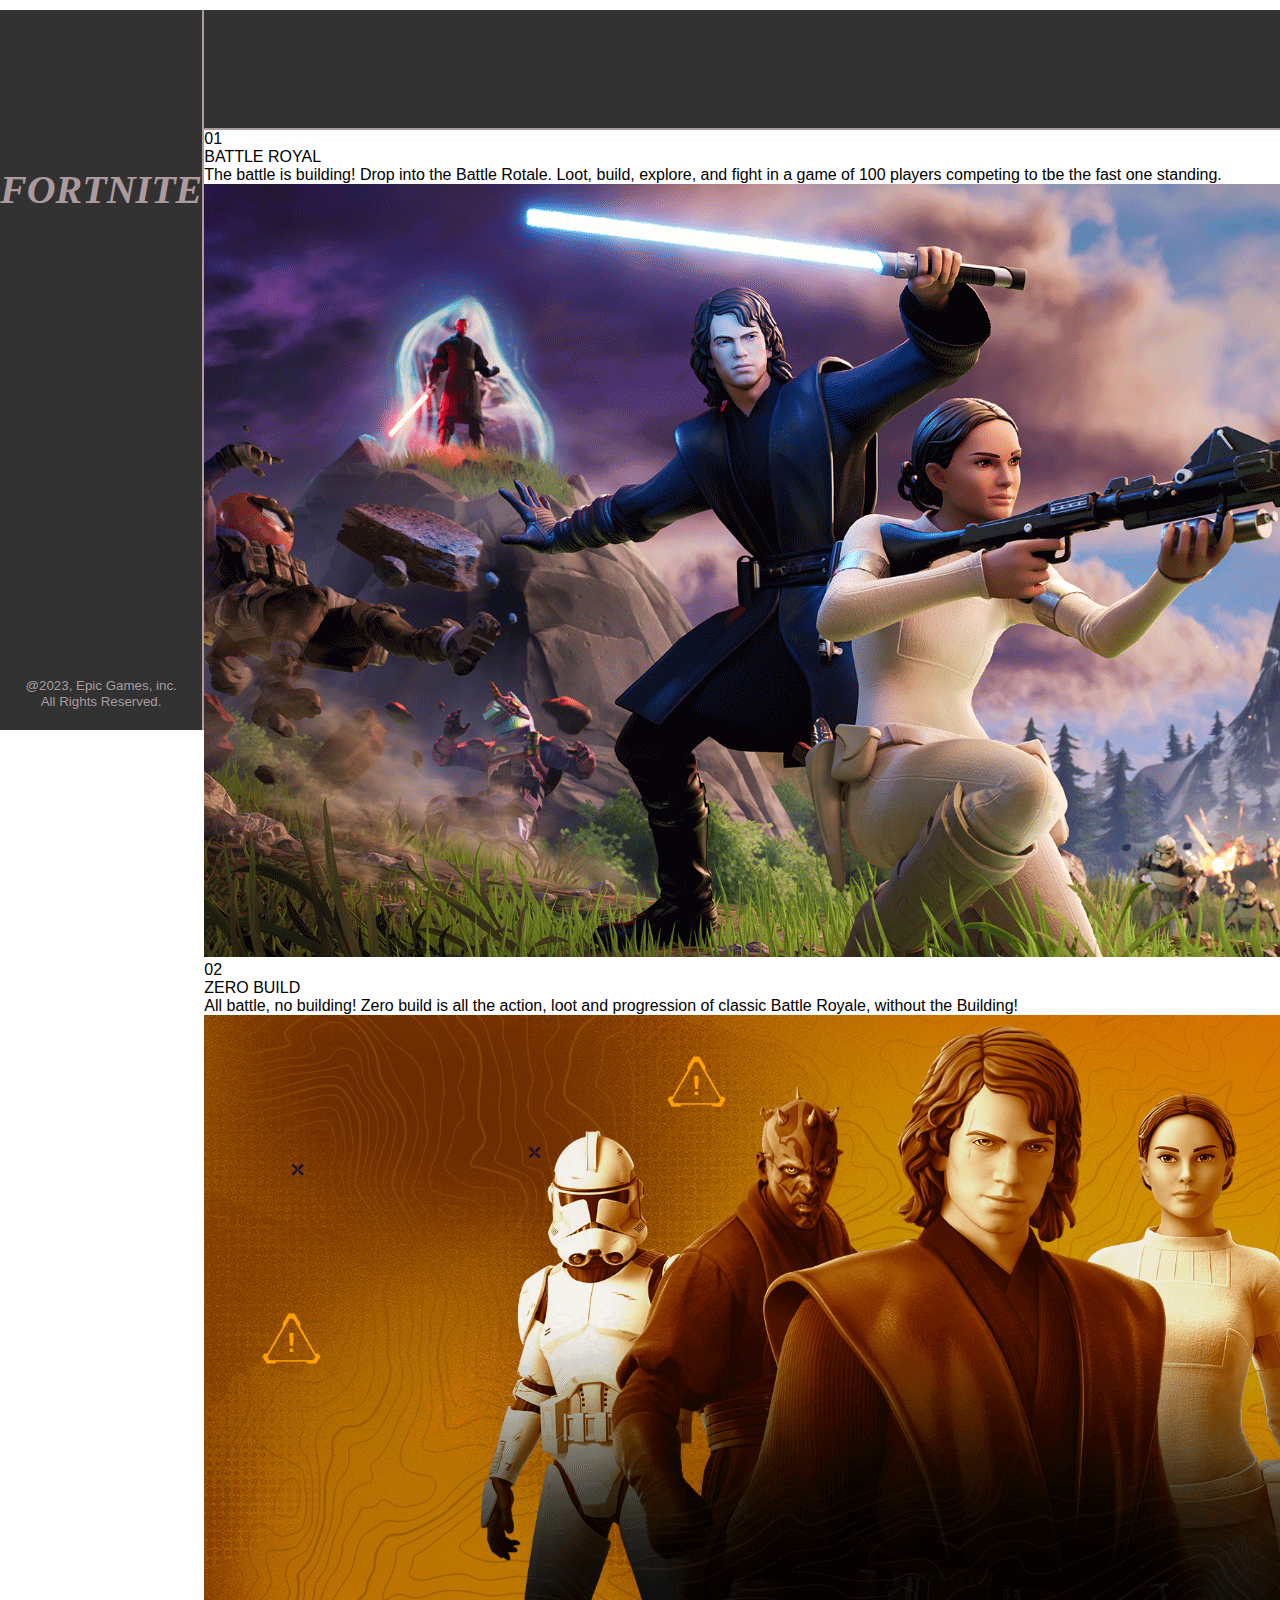
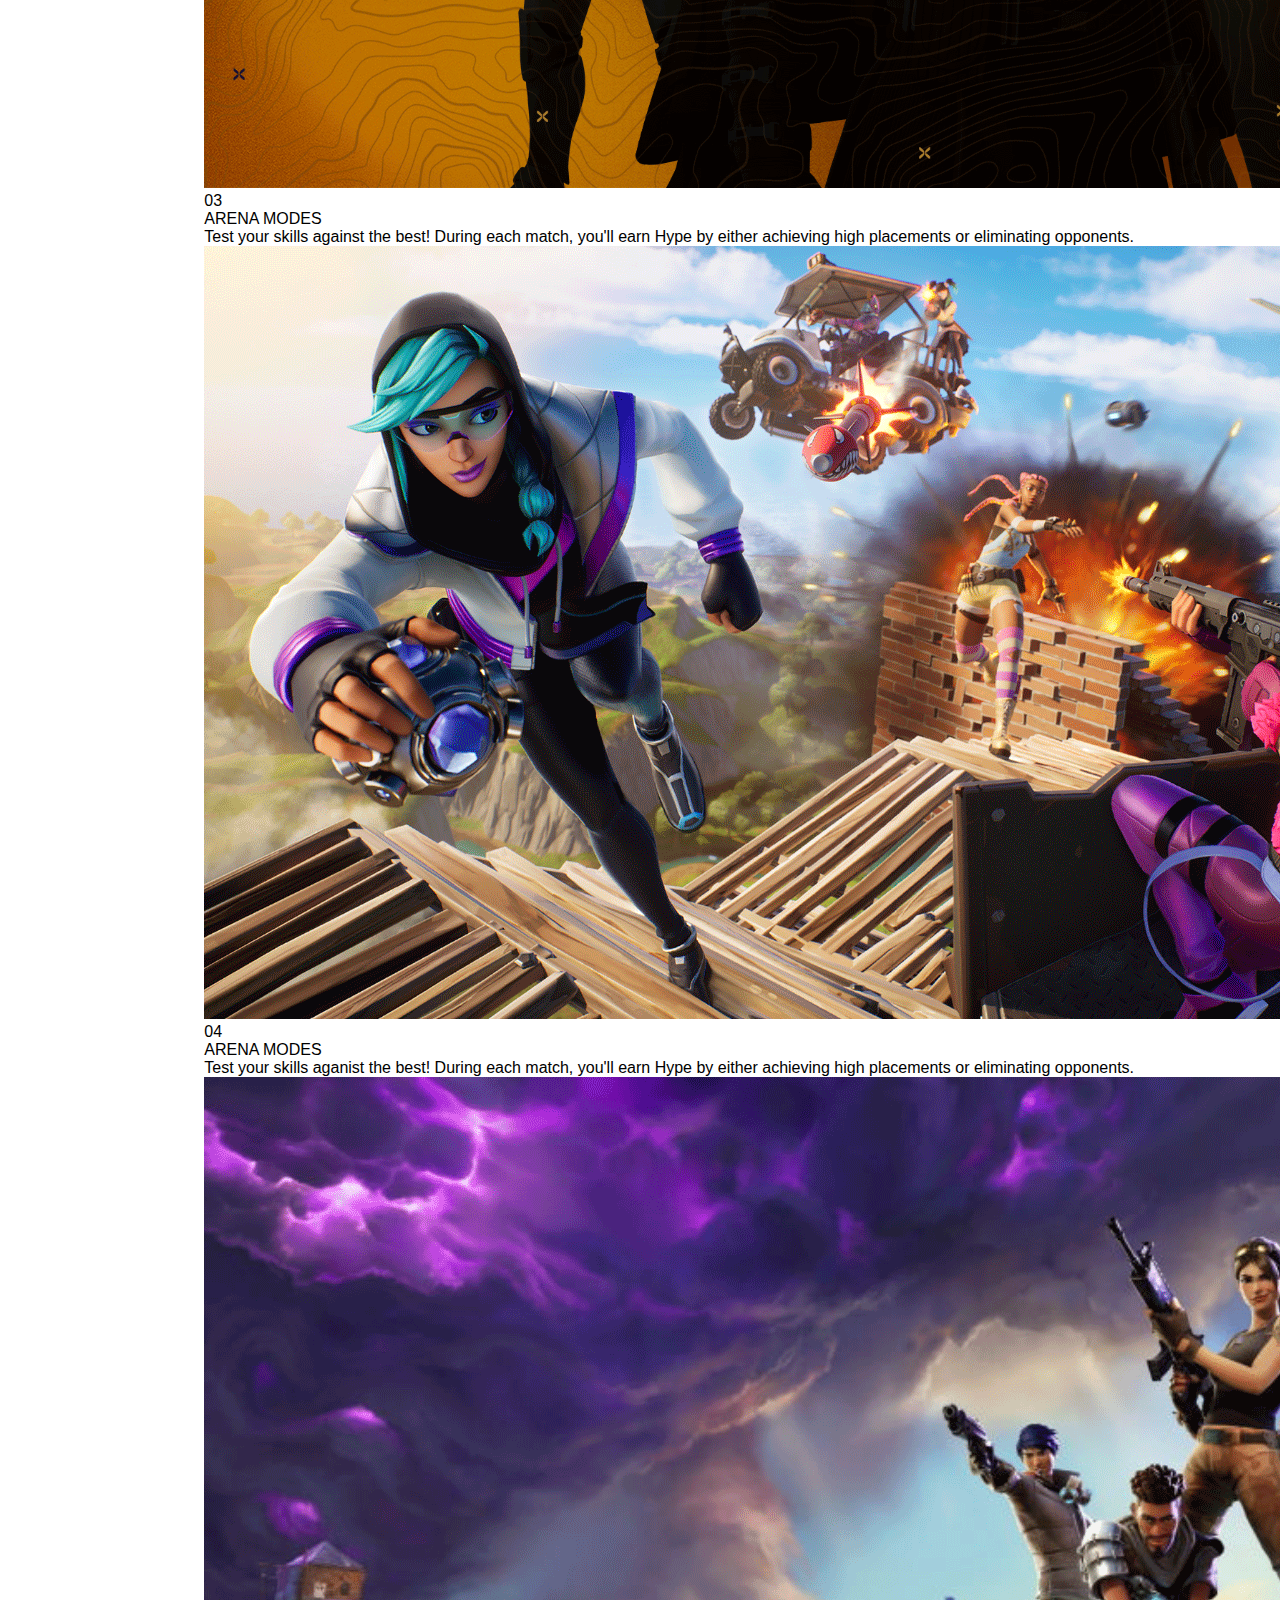
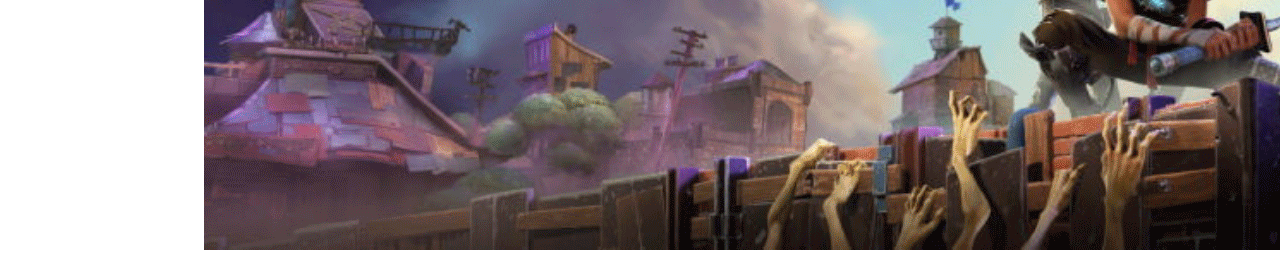
<file: index.html>
<!DOCTYPE html>
<html lang="ko">

<head>
    <meta charset="UTF-8">
    <meta name="viewport" content="width=device-width, initial-scale=1.0">
    <link rel="stylesheet" href="./css/index.css" />
    <title>Web 1-04</title>
</head>

<body>
    <section id="title_box">
        <div class="up">
            FORTNITE
        </div>
        <div class="down">
            @2023, Epic Games, inc.<br>
            All Rights Reserved.
        </div>

    </section>
    <main id="section_box">
        <nav>
            <img class="mail" src="./rsc/mail.png">
        </nav>
        <section id="content_box">
            <article>
                <p>01</p>
                <div>
                    <p>BATTLE ROYAL</p>
                    <p>
                        The battle is building!
                        Drop into the Battle Rotale.
                        Loot, build, explore, and fight in a game of 100 players competing to tbe the fast one standing.
                    </p>
                </div>
                <img src="./rsc/img1.png">
            </article>
            <article>
                <p>02</p>
                <div>
                    <p>ZERO BUILD</p>
                    <p>
                        All battle, no building!
                        Zero build is all the action, loot and progression of classic Battle Royale, without the
                        Building!
                    </p>
                </div>
                <img src="./rsc/img2.png">
            </article>

            <a href="character.html" style="text-decoration: none; color: inherit; display: block;">
                <article>
                    <p>03</p>
                    <div>
                        <p>ARENA MODES</p>
                        <p>
                            Test your skills against the best!
                            During each match, you'll earn Hype by either achieving high placements or eliminating
                            opponents.
                        </p>
                    </div>
                    <img src="./rsc/img3.png">
                </article>
            </a>

            <article>
                <p>04</p>
                <div>
                    <p>ARENA MODES</p>
                    <p>
                        Test your skills aganist the best!
                        During each match, you'll earn Hype by either achieving high placements or eliminating
                        opponents.
                    </p>
                </div>
                <img src="./rsc/img4.png">
            </article>
        </section>
    </main>

</body>

</html>
</file>
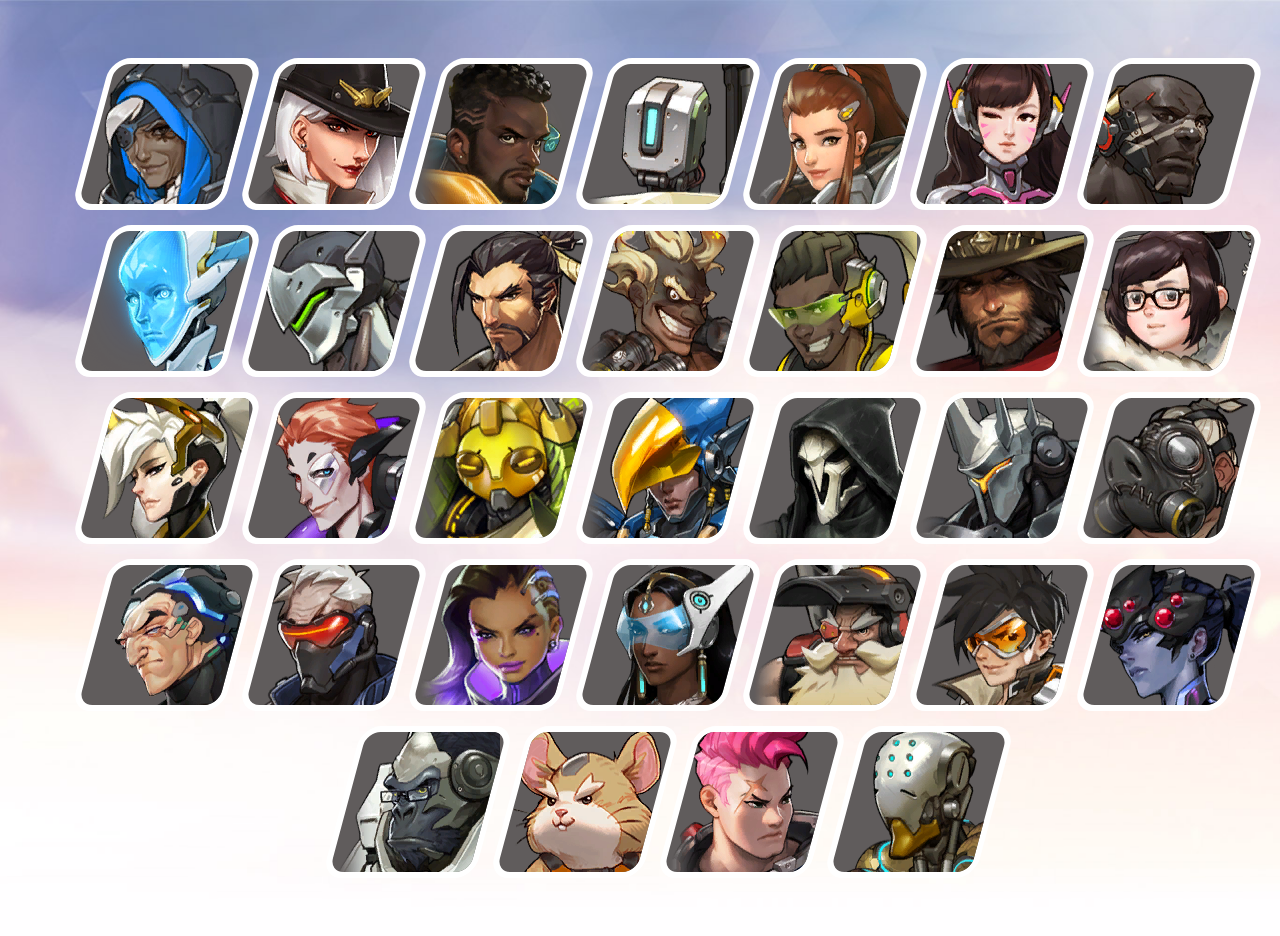
<file: character.html>
<!DOCTYPE html>
<html lang="ko">
<head>
    <meta charset="UTF-8">
    <meta name="viewport" content="width=device-width, initial-scale=1.0">
    <link rel="stylesheet" href="css/gallery.css" />
    <title>character</title>
</head>
<body>
    <div class="album">
        <div class="img-box"><img src="rsc/hero01.png" alt="1"></div>
        <div class="img-box"><img src="rsc/hero02.png" alt="2"></div>
        <div class="img-box"><img src="rsc/hero03.png" alt="3"></div>
        <div class="img-box"><img src="rsc/hero04.png" alt="4"></div>
        <div class="img-box"><img src="rsc/hero05.png" alt="5"></div>
        <div class="img-box"><img src="rsc/hero06.png" alt="6"></div>
        <div class="img-box"><img src="rsc/hero07.png" alt="7"></div>
        <div class="img-box"><img src="rsc/hero08.png" alt="8"></div>
        <div class="img-box"><img src="rsc/hero09.png" alt="9"></div>
        <div class="img-box"><img src="rsc/hero10.png" alt="10"></div>
        <div class="img-box"><img src="rsc/hero11.png" alt="11"></div>
        <div class="img-box"><img src="rsc/hero12.png" alt="12"></div>
        <div class="img-box"><img src="rsc/hero13.png" alt="13"></div>
        <div class="img-box"><img src="rsc/hero14.png" alt="14"></div>
        <div class="img-box"><img src="rsc/hero15.png" alt="15"></div>
        <div class="img-box"><img src="rsc/hero16.png" alt="16"></div>
        <div class="img-box"><img src="rsc/hero17.png" alt="17"></div>
        <div class="img-box"><img src="rsc/hero18.png" alt="18"></div>
        <div class="img-box"><img src="rsc/hero19.png" alt="19"></div>
        <div class="img-box"><img src="rsc/hero20.png" alt="20"></div>
        <div class="img-box"><img src="rsc/hero21.png" alt="21"></div>
        <div class="img-box"><img src="rsc/hero22.png" alt="22"></div>
        <div class="img-box"><img src="rsc/hero23.png" alt="23"></div>
        <div class="img-box"><img src="rsc/hero24.png" alt="24"></div>
        <div class="img-box"><img src="rsc/hero25.png" alt="25"></div>
        <div class="img-box"><img src="rsc/hero26.png" alt="26"></div>
        <div class="img-box"><img src="rsc/hero27.png" alt="27"></div>
        <div class="img-box"><img src="rsc/hero28.png" alt="28"></div>
        <div class="img-box"><img src="rsc/hero29.png" alt="29"></div>
        <div class="img-box"><img src="rsc/hero30.png" alt="30"></div>
        <div class="img-box"><img src="rsc/hero31.png" alt="31"></div>
        <div class="img-box"><img src="rsc/hero32.png" alt="32"></div>
    </div>
</body>
</html>
</file>
<file: css/index.css>
* {
  font-family: Verdana, Geneva, Tahoma, sans-serif;
  margin: 0 auto;
  padding: 0;
}

body {
  margin-top: 10px;
  width: 100%;
  display: flex;
  width: 1280px;
  height: 720px;
}

#title_box {
  background-color: rgb(50, 50, 50);
  width: 280px;
  height: 720px;
  display: flex;
  border-right: 2px solid rgb(172, 155, 158);
  box-sizing: border-box;
  flex-wrap: wrap;
}

#title_box .up {
  display: flex;
  align-items: center;
  color: rgb(172, 155, 158);
  font-style: italic;
  font-weight: bold;
  font-size: 30pt;
  line-height: 50px;
  font-family: "Times New Roman", Times, serif;
}

#title_box .down {
  display: flex;
  font-size: 10pt;
  align-items: flex-end;
  color: rgb(172, 155, 158);
  line-height: 16px;
  margin-bottom: 20px;
  text-align: center;
}

nav {
  width: 100%;
  height: 120px;
  display: flex;
  background-color: rgb(50, 50, 50);
  border-bottom: 2px solid rgb(172, 155, 158);
  box-sizing: border-box;
  justify-content: flex-end;
  align-items: flex-end;
}

nav .mail {
  margin: 0 10px 10px 0;
  width: 30px;
  height: 30px;
}/*# sourceMappingURL=index.css.map */
</file>
<file: css/gallery.css>
.album {
  display: flex;
  flex-wrap: wrap;
  width: 1320px;
  margin: 0 auto;
  padding: 50px 0;
  justify-content: center;
  gap: 15px;
}

.img-box {
  display: flex;
  justify-content: center;
  align-items: center;
  flex: 0 0 140px;
  width: 140px;
  height: 140px;
  overflow: hidden;
  transform: skewX(-15deg);
  border: 6px solid #fff;
  border-radius: 20px;
  background-color: #605c5c;
  transform: skewX(-15deg) scale(1);
  background-color: #605c5c;
  transition: transform 0.3s ease-out, background-color 0.3s ease-out;
}
.img-box img {
  transform: skewX(15deg);
  object-fit: cover;
}
.img-box:hover {
  z-index: 1;
  background-color: #7f7211;
  transform: skewX(-15deg) scale(1.4);
}

body {
  background-image: url("../rsc/bg.png");
  background-repeat: no-repeat;
  background-size: cover;
}/*# sourceMappingURL=gallery.css.map */
</file>
